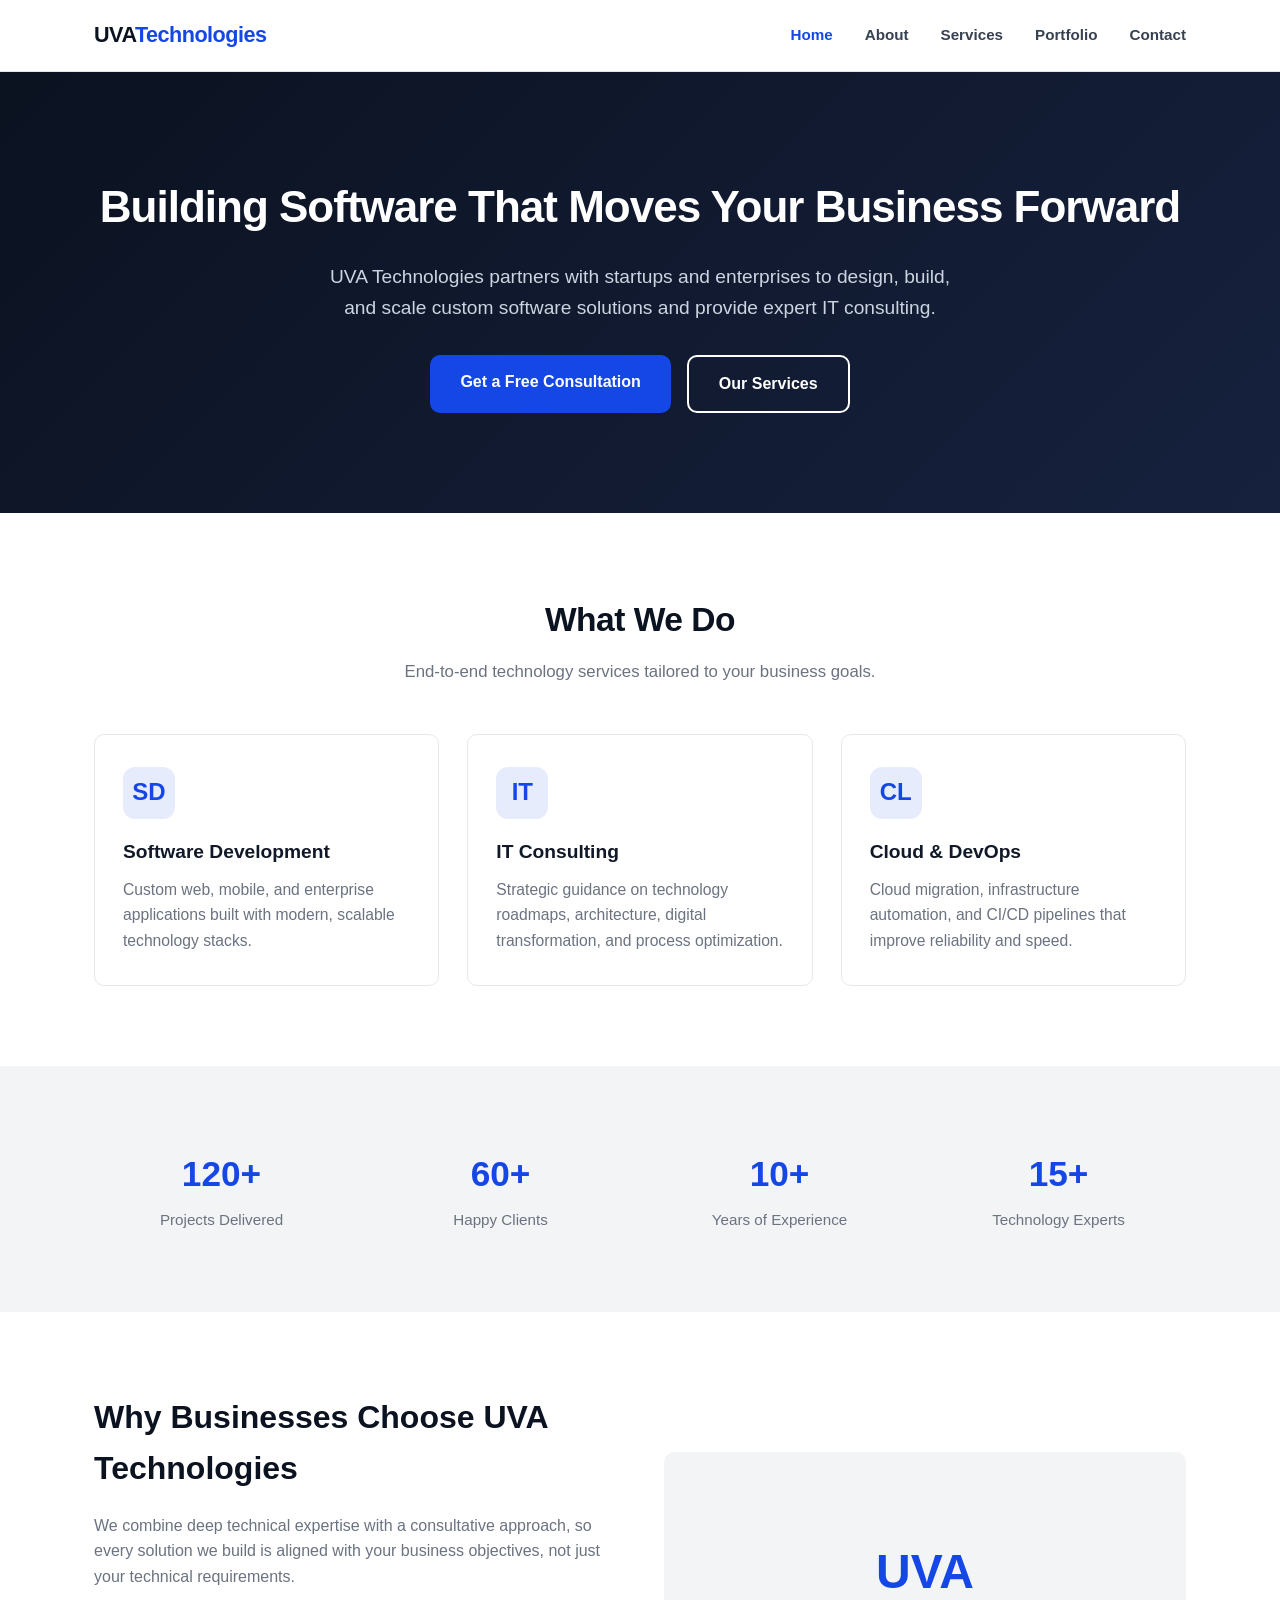
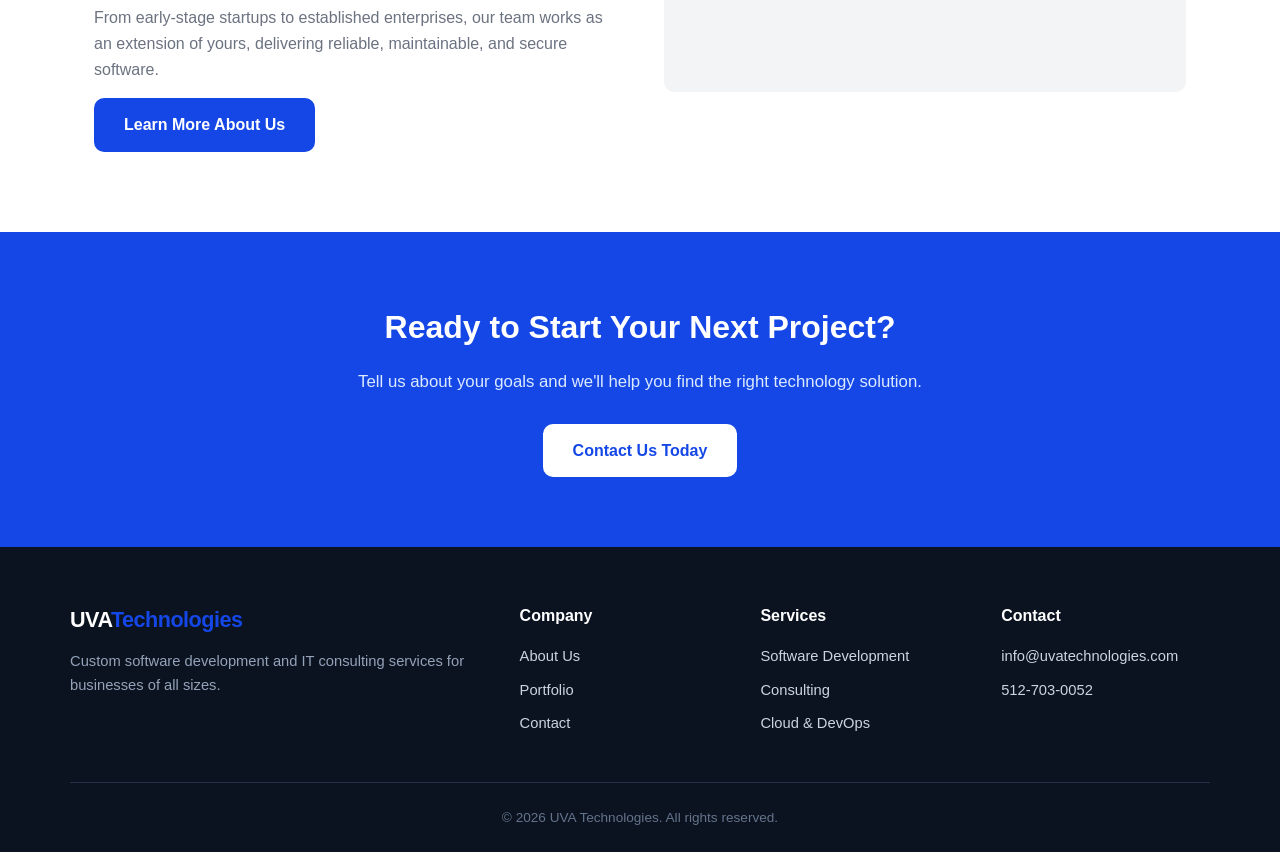
<file: index.html>
<!DOCTYPE html>
<html lang="en">
<head>
<meta charset="UTF-8">
<meta name="viewport" content="width=device-width, initial-scale=1.0">
<title>UVA Technologies | Software Development &amp; IT Consulting</title>
<meta name="description" content="UVA Technologies delivers custom software development, IT consulting, cloud, and staff augmentation services to help businesses grow.">
<link rel="stylesheet" href="style.css">
</head>
<body>

<header class="site-header">
  <div class="nav-wrap">
    <a href="index.html" class="logo">UVA<span>Technologies</span></a>
    <nav class="main-nav">
      <ul>
        <li><a href="index.html" class="active">Home</a></li>
        <li><a href="about.html">About</a></li>
        <li><a href="services.html">Services</a></li>
        <li><a href="portfolio.html">Portfolio</a></li>
        <li><a href="contact.html">Contact</a></li>
      </ul>
    </nav>
  </div>
</header>

<section class="hero">
  <div class="hero-inner">
    <h1>Building Software That Moves Your Business Forward</h1>
    <p>UVA Technologies partners with startups and enterprises to design, build, and scale custom software solutions and provide expert IT consulting.</p>
    <div class="btn-row">
      <a href="contact.html" class="btn">Get a Free Consultation</a>
      <a href="services.html" class="btn btn-outline">Our Services</a>
    </div>
  </div>
</section>

<section>
  <div class="container">
    <div class="section-title">
      <h2>What We Do</h2>
      <p>End-to-end technology services tailored to your business goals.</p>
    </div>
    <div class="grid">
      <div class="card">
        <div class="icon">SD</div>
        <h3>Software Development</h3>
        <p>Custom web, mobile, and enterprise applications built with modern, scalable technology stacks.</p>
      </div>
      <div class="card">
        <div class="icon">IT</div>
        <h3>IT Consulting</h3>
        <p>Strategic guidance on technology roadmaps, architecture, digital transformation, and process optimization.</p>
      </div>
      <div class="card">
        <div class="icon">CL</div>
        <h3>Cloud &amp; DevOps</h3>
        <p>Cloud migration, infrastructure automation, and CI/CD pipelines that improve reliability and speed.</p>
      </div>
    </div>
  </div>
</section>

<section class="bg-light">
  <div class="container">
    <div class="stats">
      <div class="stat"><h3>120+</h3><p>Projects Delivered</p></div>
      <div class="stat"><h3>60+</h3><p>Happy Clients</p></div>
      <div class="stat"><h3>10+</h3><p>Years of Experience</p></div>
      <div class="stat"><h3>15+</h3><p>Technology Experts</p></div>
    </div>
  </div>
</section>

<section>
  <div class="container two-col">
    <div>
      <h2>Why Businesses Choose UVA Technologies</h2>
      <p>We combine deep technical expertise with a consultative approach, so every solution we build is aligned with your business objectives, not just your technical requirements.</p>
      <p>From early-stage startups to established enterprises, our team works as an extension of yours, delivering reliable, maintainable, and secure software.</p>
      <a href="about.html" class="btn">Learn More About Us</a>
    </div>
    <div class="service-visual">UVA</div>
  </div>
</section>

<section class="cta">
  <h2>Ready to Start Your Next Project?</h2>
  <p>Tell us about your goals and we'll help you find the right technology solution.</p>
  <a href="contact.html" class="btn" style="background:#fff;color:var(--primary);">Contact Us Today</a>
</section>

<footer class="site-footer">
  <div class="footer-grid">
    <div class="footer-brand">
      <div class="logo" style="color:#fff;">UVA<span>Technologies</span></div>
      <p>Custom software development and IT consulting services for businesses of all sizes.</p>
    </div>
    <div>
      <h4>Company</h4>
      <ul>
        <li><a href="about.html">About Us</a></li>
        <li><a href="portfolio.html">Portfolio</a></li>
        <li><a href="contact.html">Contact</a></li>
      </ul>
    </div>
    <div>
      <h4>Services</h4>
      <ul>
        <li><a href="services.html">Software Development</a></li>
        <li><a href="services.html">Consulting</a></li>
        <li><a href="services.html">Cloud &amp; DevOps</a></li>
      </ul>
    </div>
    <div>
      <h4>Contact</h4>
      <ul>
        <li>info@uvatechnologies.com</li>
        <li>512-703-0052</li>
      </ul>
    </div>
  </div>
  <div class="footer-bottom">
    &copy; 2026 UVA Technologies. All rights reserved.
  </div>
</footer>

</body>
</html>
</file>
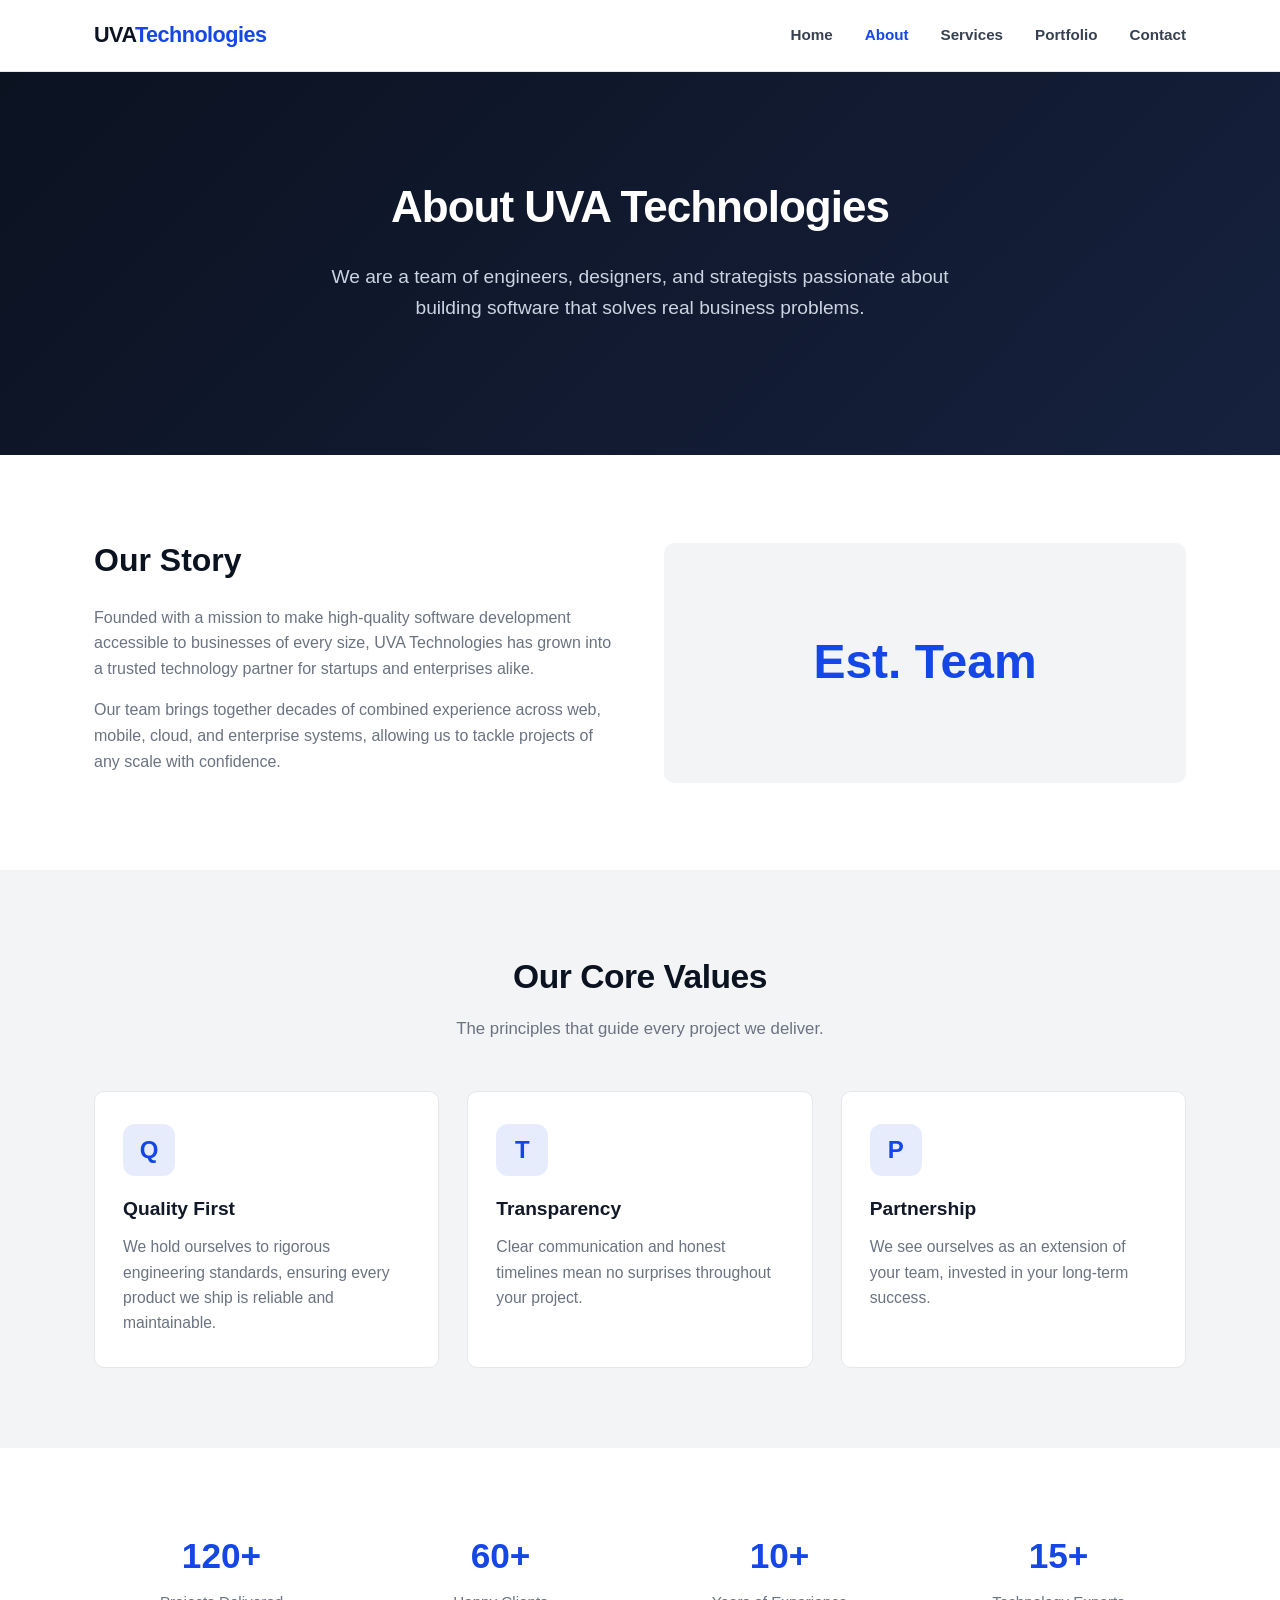
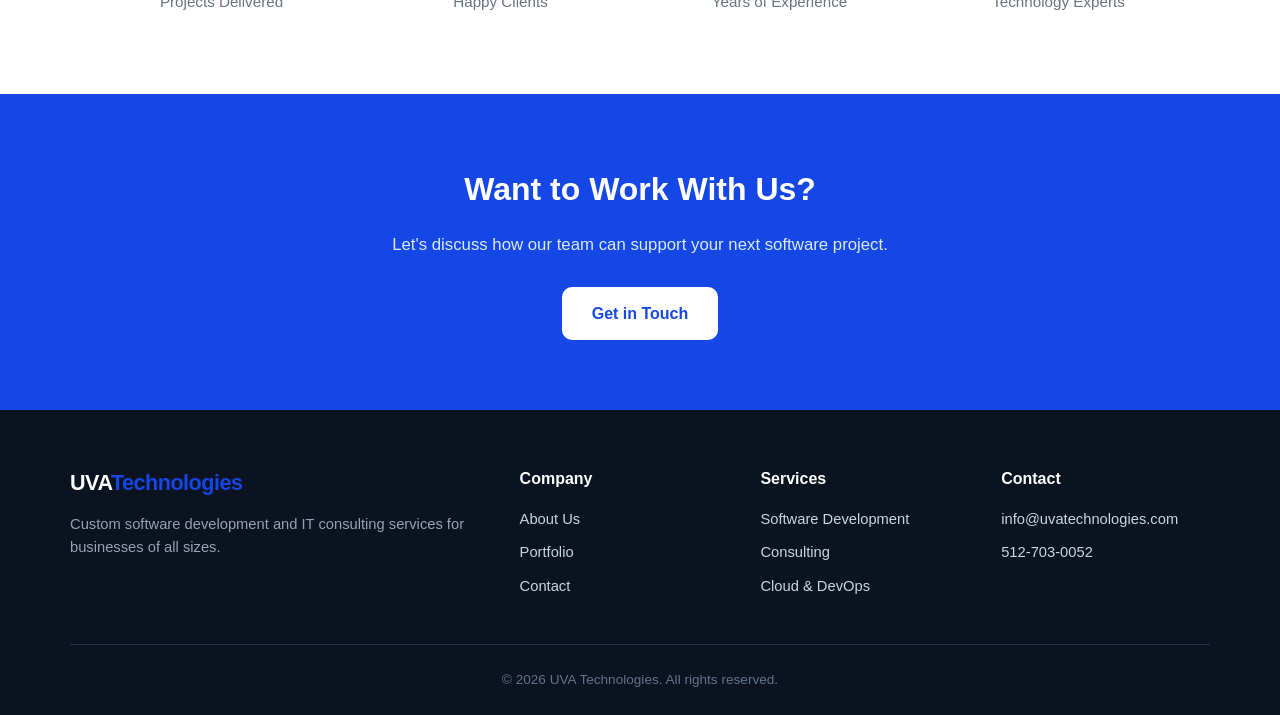
<file: about.html>
<!DOCTYPE html>
<html lang="en">
<head>
<meta charset="UTF-8">
<meta name="viewport" content="width=device-width, initial-scale=1.0">
<title>About Us | UVA Technologies</title>
<meta name="description" content="Learn about UVA Technologies, our mission, values, and the team behind our software development and IT consulting services.">
<link rel="stylesheet" href="style.css">
</head>
<body>

<header class="site-header">
  <div class="nav-wrap">
    <a href="index.html" class="logo">UVA<span>Technologies</span></a>
    <nav class="main-nav">
      <ul>
        <li><a href="index.html">Home</a></li>
        <li><a href="about.html" class="active">About</a></li>
        <li><a href="services.html">Services</a></li>
        <li><a href="portfolio.html">Portfolio</a></li>
        <li><a href="contact.html">Contact</a></li>
      </ul>
    </nav>
  </div>
</header>

<section class="hero">
  <div class="hero-inner">
    <h1>About UVA Technologies</h1>
    <p>We are a team of engineers, designers, and strategists passionate about building software that solves real business problems.</p>
  </div>
</section>

<section>
  <div class="container two-col">
    <div>
      <h2>Our Story</h2>
      <p>Founded with a mission to make high-quality software development accessible to businesses of every size, UVA Technologies has grown into a trusted technology partner for startups and enterprises alike.</p>
      <p>Our team brings together decades of combined experience across web, mobile, cloud, and enterprise systems, allowing us to tackle projects of any scale with confidence.</p>
    </div>
    <div class="service-visual">Est. Team</div>
  </div>
</section>

<section class="bg-light">
  <div class="container">
    <div class="section-title">
      <h2>Our Core Values</h2>
      <p>The principles that guide every project we deliver.</p>
    </div>
    <div class="grid">
      <div class="card">
        <div class="icon">Q</div>
        <h3>Quality First</h3>
        <p>We hold ourselves to rigorous engineering standards, ensuring every product we ship is reliable and maintainable.</p>
      </div>
      <div class="card">
        <div class="icon">T</div>
        <h3>Transparency</h3>
        <p>Clear communication and honest timelines mean no surprises throughout your project.</p>
      </div>
      <div class="card">
        <div class="icon">P</div>
        <h3>Partnership</h3>
        <p>We see ourselves as an extension of your team, invested in your long-term success.</p>
      </div>
    </div>
  </div>
</section>

<section>
  <div class="container">
    <div class="stats">
      <div class="stat"><h3>120+</h3><p>Projects Delivered</p></div>
      <div class="stat"><h3>60+</h3><p>Happy Clients</p></div>
      <div class="stat"><h3>10+</h3><p>Years of Experience</p></div>
      <div class="stat"><h3>15+</h3><p>Technology Experts</p></div>
    </div>
  </div>
</section>

<section class="cta">
  <h2>Want to Work With Us?</h2>
  <p>Let's discuss how our team can support your next software project.</p>
  <a href="contact.html" class="btn" style="background:#fff;color:var(--primary);">Get in Touch</a>
</section>

<footer class="site-footer">
  <div class="footer-grid">
    <div class="footer-brand">
      <div class="logo" style="color:#fff;">UVA<span>Technologies</span></div>
      <p>Custom software development and IT consulting services for businesses of all sizes.</p>
    </div>
    <div>
      <h4>Company</h4>
      <ul>
        <li><a href="about.html">About Us</a></li>
        <li><a href="portfolio.html">Portfolio</a></li>
        <li><a href="contact.html">Contact</a></li>
      </ul>
    </div>
    <div>
      <h4>Services</h4>
      <ul>
        <li><a href="services.html">Software Development</a></li>
        <li><a href="services.html">Consulting</a></li>
        <li><a href="services.html">Cloud &amp; DevOps</a></li>
      </ul>
    </div>
    <div>
      <h4>Contact</h4>
      <ul>
        <li>info@uvatechnologies.com</li>
        <li>512-703-0052</li>
      </ul>
    </div>
  </div>
  <div class="footer-bottom">
    &copy; 2026 UVA Technologies. All rights reserved.
  </div>
</footer>

</body>
</html>
</file>
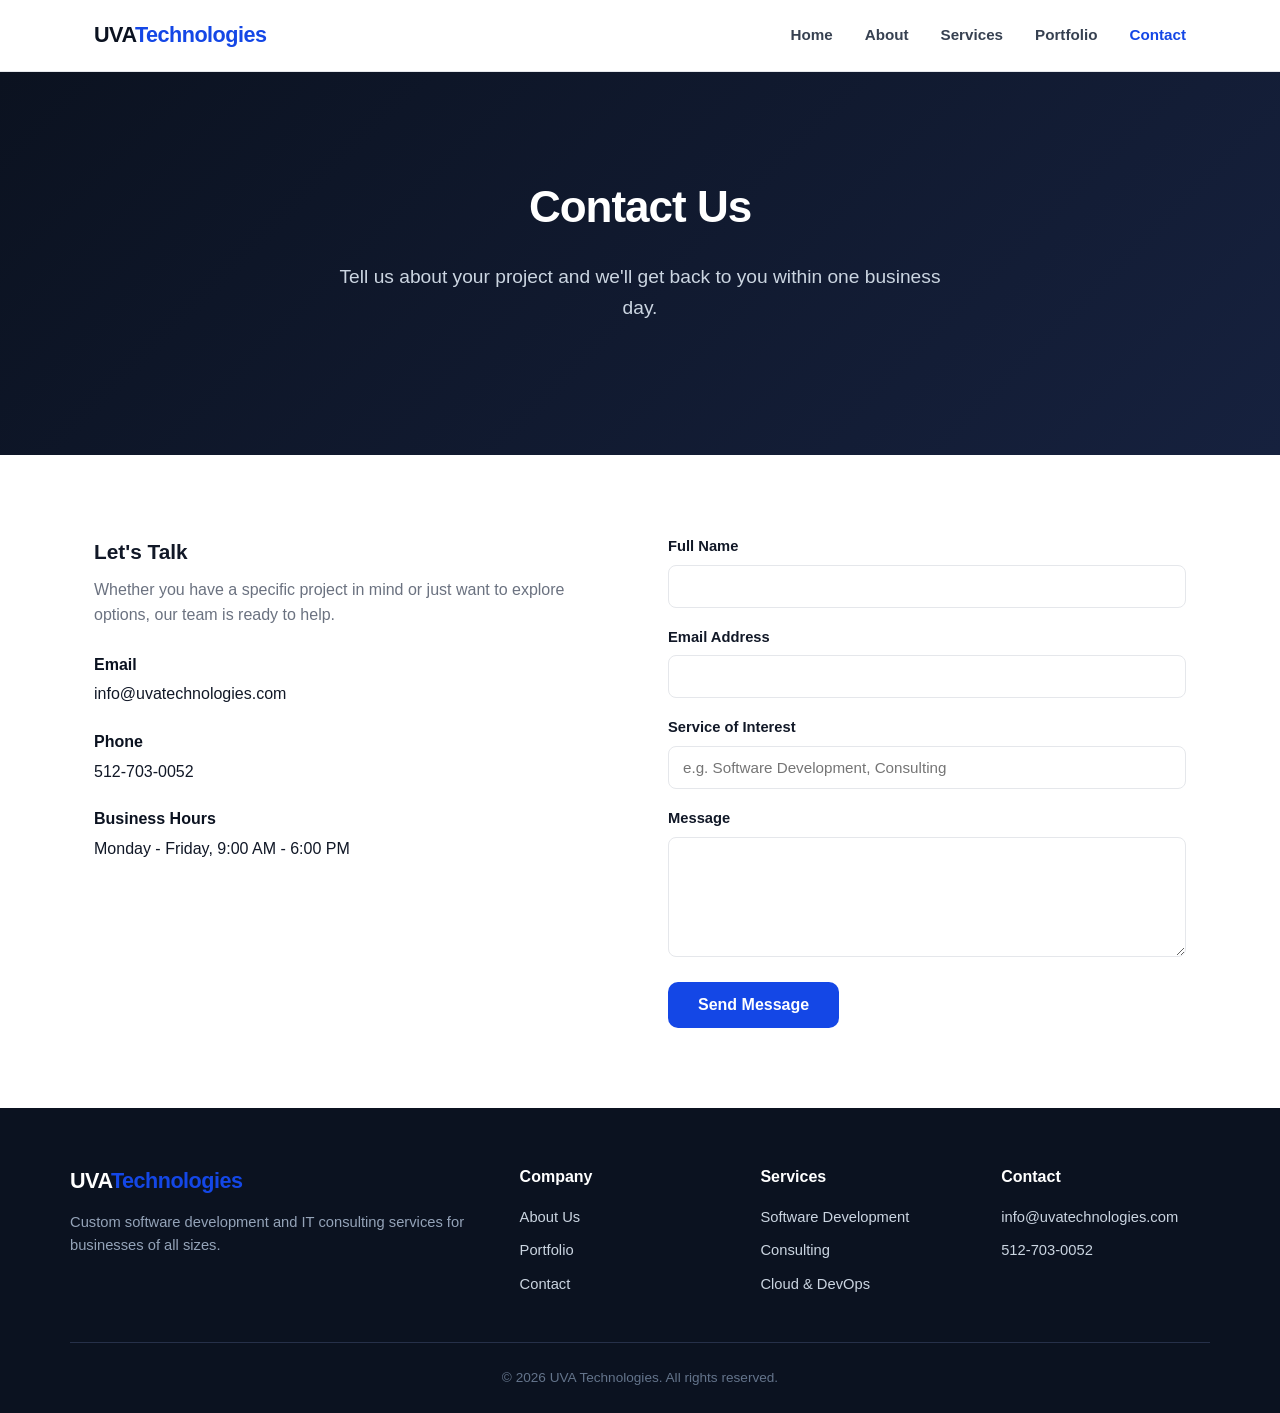
<file: contact.html>
<!DOCTYPE html>
<html lang="en">
<head>
<meta charset="UTF-8">
<meta name="viewport" content="width=device-width, initial-scale=1.0">
<title>Contact Us | UVA Technologies</title>
<meta name="description" content="Get in touch with UVA Technologies to discuss your software development or IT consulting project.">
<link rel="stylesheet" href="style.css">
</head>
<body>

<header class="site-header">
  <div class="nav-wrap">
    <a href="index.html" class="logo">UVA<span>Technologies</span></a>
    <nav class="main-nav">
      <ul>
        <li><a href="index.html">Home</a></li>
        <li><a href="about.html">About</a></li>
        <li><a href="services.html">Services</a></li>
        <li><a href="portfolio.html">Portfolio</a></li>
        <li><a href="contact.html" class="active">Contact</a></li>
      </ul>
    </nav>
  </div>
</header>

<section class="hero">
  <div class="hero-inner">
    <h1>Contact Us</h1>
    <p>Tell us about your project and we'll get back to you within one business day.</p>
  </div>
</section>

<section>
  <div class="container contact-wrap">
    <div class="contact-info">
      <h3>Let's Talk</h3>
      <p>Whether you have a specific project in mind or just want to explore options, our team is ready to help.</p>

      <div class="contact-item">
        <strong>Email</strong>
        info@uvatechnologies.com
      </div>
      <div class="contact-item">
        <strong>Phone</strong>
        512-703-0052
      </div>
      <div class="contact-item">
        <strong>Business Hours</strong>
        Monday - Friday, 9:00 AM - 6:00 PM
      </div>
    </div>

    <div>
      <form action="mailto:info@uvatechnologies.com" method="POST" enctype="text/plain">
        <div class="field">
          <label for="name">Full Name</label>
          <input type="text" id="name" name="name" required>
        </div>
        <div class="field">
          <label for="email">Email Address</label>
          <input type="email" id="email" name="email" required>
        </div>
        <div class="field">
          <label for="service">Service of Interest</label>
          <input type="text" id="service" name="service" placeholder="e.g. Software Development, Consulting">
        </div>
        <div class="field">
          <label for="message">Message</label>
          <textarea id="message" name="message" required></textarea>
        </div>
        <button type="submit" class="btn">Send Message</button>
      </form>
    </div>
  </div>
</section>

<footer class="site-footer">
  <div class="footer-grid">
    <div class="footer-brand">
      <div class="logo" style="color:#fff;">UVA<span>Technologies</span></div>
      <p>Custom software development and IT consulting services for businesses of all sizes.</p>
    </div>
    <div>
      <h4>Company</h4>
      <ul>
        <li><a href="about.html">About Us</a></li>
        <li><a href="portfolio.html">Portfolio</a></li>
        <li><a href="contact.html">Contact</a></li>
      </ul>
    </div>
    <div>
      <h4>Services</h4>
      <ul>
        <li><a href="services.html">Software Development</a></li>
        <li><a href="services.html">Consulting</a></li>
        <li><a href="services.html">Cloud &amp; DevOps</a></li>
      </ul>
    </div>
    <div>
      <h4>Contact</h4>
      <ul>
        <li>info@uvatechnologies.com</li>
        <li>512-703-0052</li>
      </ul>
    </div>
  </div>
  <div class="footer-bottom">
    &copy; 2026 UVA Technologies. All rights reserved.
  </div>
</footer>

</body>
</html>
</file>
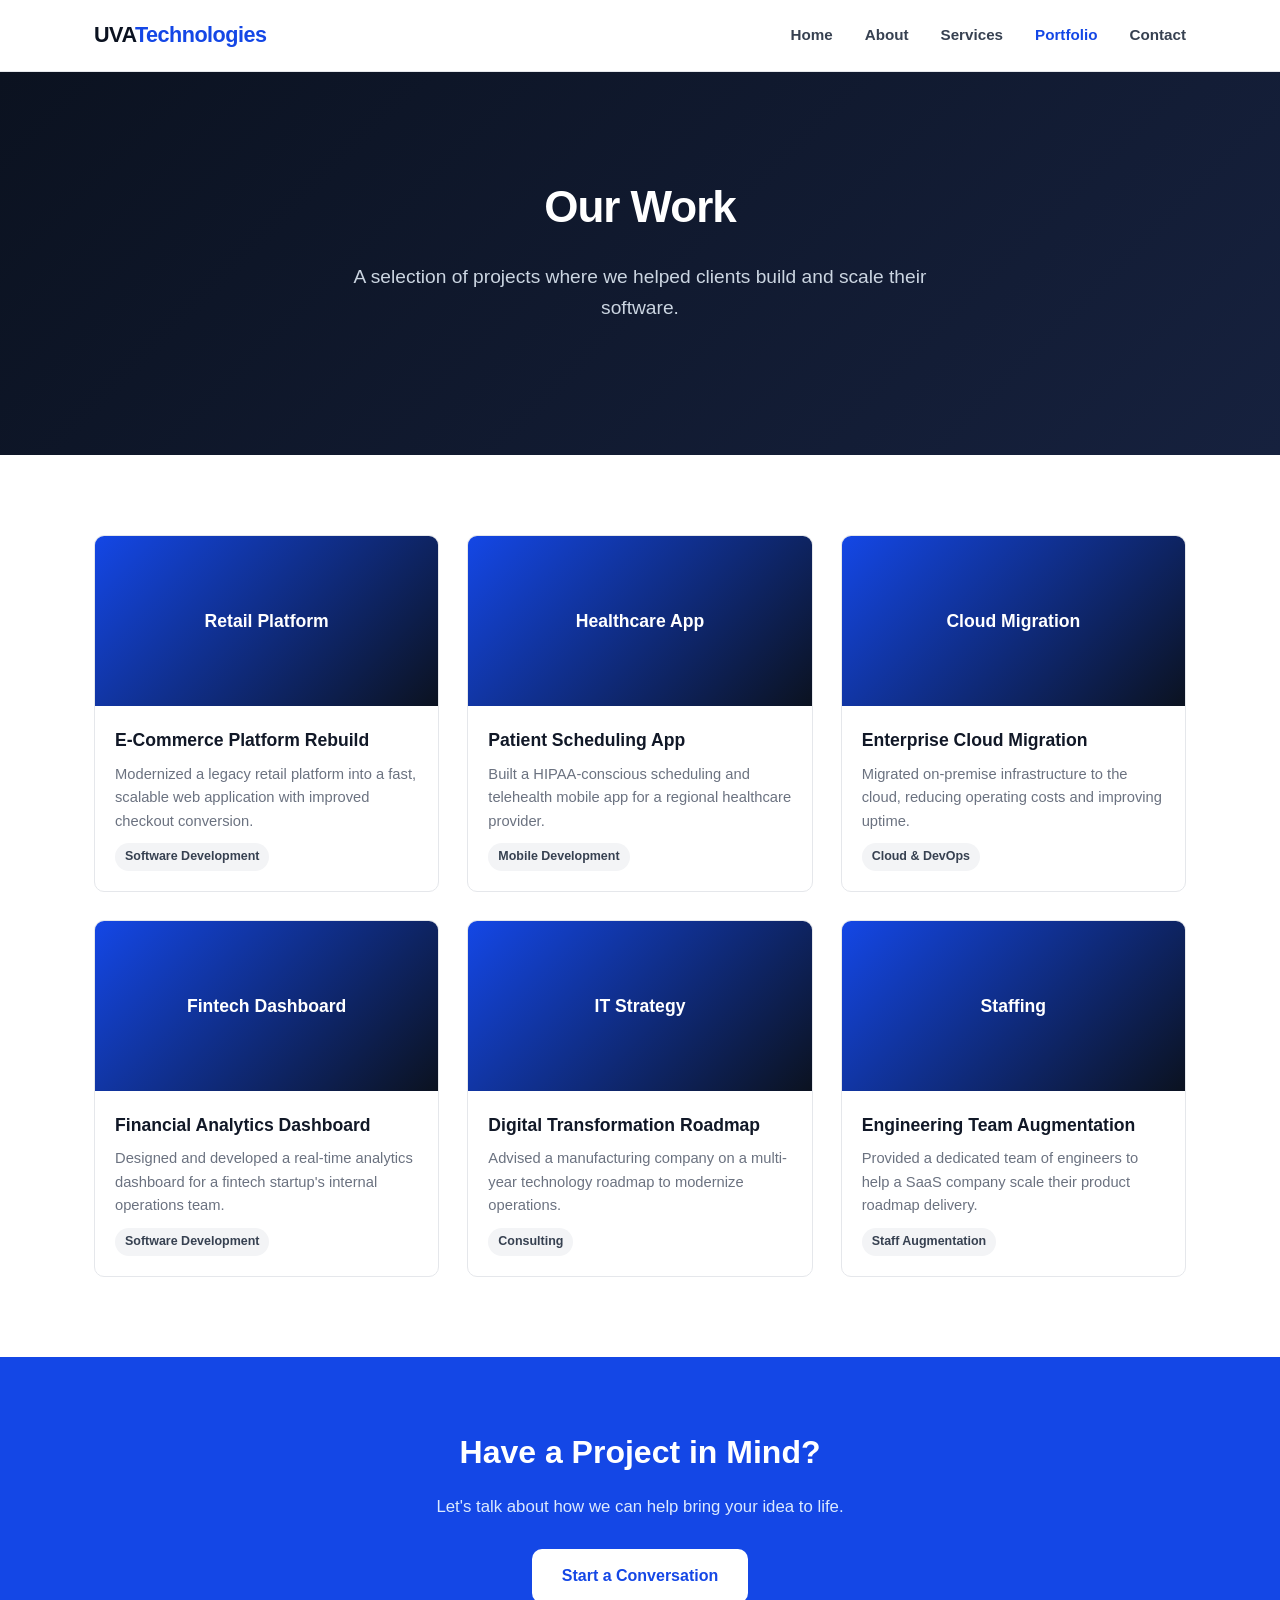
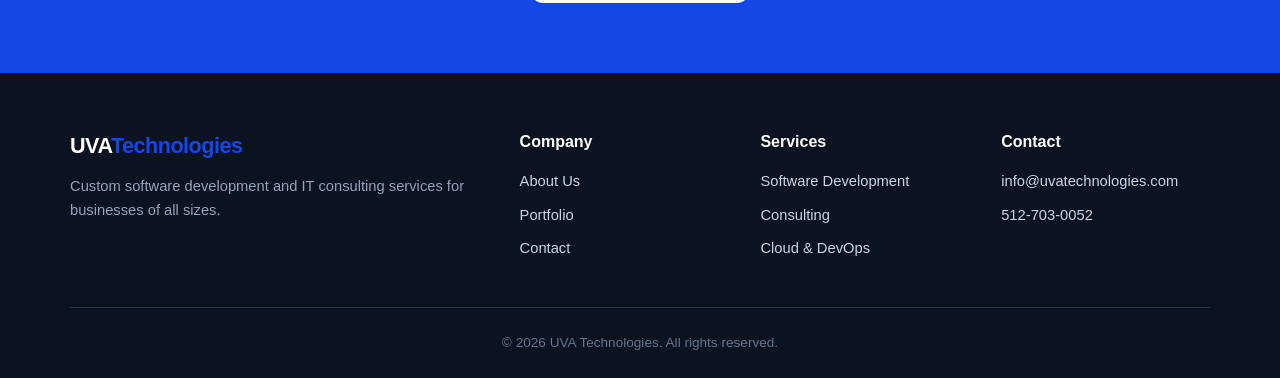
<file: portfolio.html>
<!DOCTYPE html>
<html lang="en">
<head>
<meta charset="UTF-8">
<meta name="viewport" content="width=device-width, initial-scale=1.0">
<title>Portfolio | UVA Technologies</title>
<meta name="description" content="See a selection of software development and consulting projects delivered by UVA Technologies.">
<link rel="stylesheet" href="style.css">
</head>
<body>

<header class="site-header">
  <div class="nav-wrap">
    <a href="index.html" class="logo">UVA<span>Technologies</span></a>
    <nav class="main-nav">
      <ul>
        <li><a href="index.html">Home</a></li>
        <li><a href="about.html">About</a></li>
        <li><a href="services.html">Services</a></li>
        <li><a href="portfolio.html" class="active">Portfolio</a></li>
        <li><a href="contact.html">Contact</a></li>
      </ul>
    </nav>
  </div>
</header>

<section class="hero">
  <div class="hero-inner">
    <h1>Our Work</h1>
    <p>A selection of projects where we helped clients build and scale their software.</p>
  </div>
</section>

<section>
  <div class="container">
    <div class="portfolio-grid">

      <div class="portfolio-card">
        <div class="portfolio-thumb">Retail Platform</div>
        <div class="portfolio-body">
          <h3>E-Commerce Platform Rebuild</h3>
          <p>Modernized a legacy retail platform into a fast, scalable web application with improved checkout conversion.</p>
          <span class="tag">Software Development</span>
        </div>
      </div>

      <div class="portfolio-card">
        <div class="portfolio-thumb">Healthcare App</div>
        <div class="portfolio-body">
          <h3>Patient Scheduling App</h3>
          <p>Built a HIPAA-conscious scheduling and telehealth mobile app for a regional healthcare provider.</p>
          <span class="tag">Mobile Development</span>
        </div>
      </div>

      <div class="portfolio-card">
        <div class="portfolio-thumb">Cloud Migration</div>
        <div class="portfolio-body">
          <h3>Enterprise Cloud Migration</h3>
          <p>Migrated on-premise infrastructure to the cloud, reducing operating costs and improving uptime.</p>
          <span class="tag">Cloud &amp; DevOps</span>
        </div>
      </div>

      <div class="portfolio-card">
        <div class="portfolio-thumb">Fintech Dashboard</div>
        <div class="portfolio-body">
          <h3>Financial Analytics Dashboard</h3>
          <p>Designed and developed a real-time analytics dashboard for a fintech startup's internal operations team.</p>
          <span class="tag">Software Development</span>
        </div>
      </div>

      <div class="portfolio-card">
        <div class="portfolio-thumb">IT Strategy</div>
        <div class="portfolio-body">
          <h3>Digital Transformation Roadmap</h3>
          <p>Advised a manufacturing company on a multi-year technology roadmap to modernize operations.</p>
          <span class="tag">Consulting</span>
        </div>
      </div>

      <div class="portfolio-card">
        <div class="portfolio-thumb">Staffing</div>
        <div class="portfolio-body">
          <h3>Engineering Team Augmentation</h3>
          <p>Provided a dedicated team of engineers to help a SaaS company scale their product roadmap delivery.</p>
          <span class="tag">Staff Augmentation</span>
        </div>
      </div>

    </div>
  </div>
</section>

<section class="cta">
  <h2>Have a Project in Mind?</h2>
  <p>Let's talk about how we can help bring your idea to life.</p>
  <a href="contact.html" class="btn" style="background:#fff;color:var(--primary);">Start a Conversation</a>
</section>

<footer class="site-footer">
  <div class="footer-grid">
    <div class="footer-brand">
      <div class="logo" style="color:#fff;">UVA<span>Technologies</span></div>
      <p>Custom software development and IT consulting services for businesses of all sizes.</p>
    </div>
    <div>
      <h4>Company</h4>
      <ul>
        <li><a href="about.html">About Us</a></li>
        <li><a href="portfolio.html">Portfolio</a></li>
        <li><a href="contact.html">Contact</a></li>
      </ul>
    </div>
    <div>
      <h4>Services</h4>
      <ul>
        <li><a href="services.html">Software Development</a></li>
        <li><a href="services.html">Consulting</a></li>
        <li><a href="services.html">Cloud &amp; DevOps</a></li>
      </ul>
    </div>
    <div>
      <h4>Contact</h4>
      <ul>
        <li>info@uvatechnologies.com</li>
        <li>512-703-0052</li>
      </ul>
    </div>
  </div>
  <div class="footer-bottom">
    &copy; 2026 UVA Technologies. All rights reserved.
  </div>
</footer>

</body>
</html>
</file>
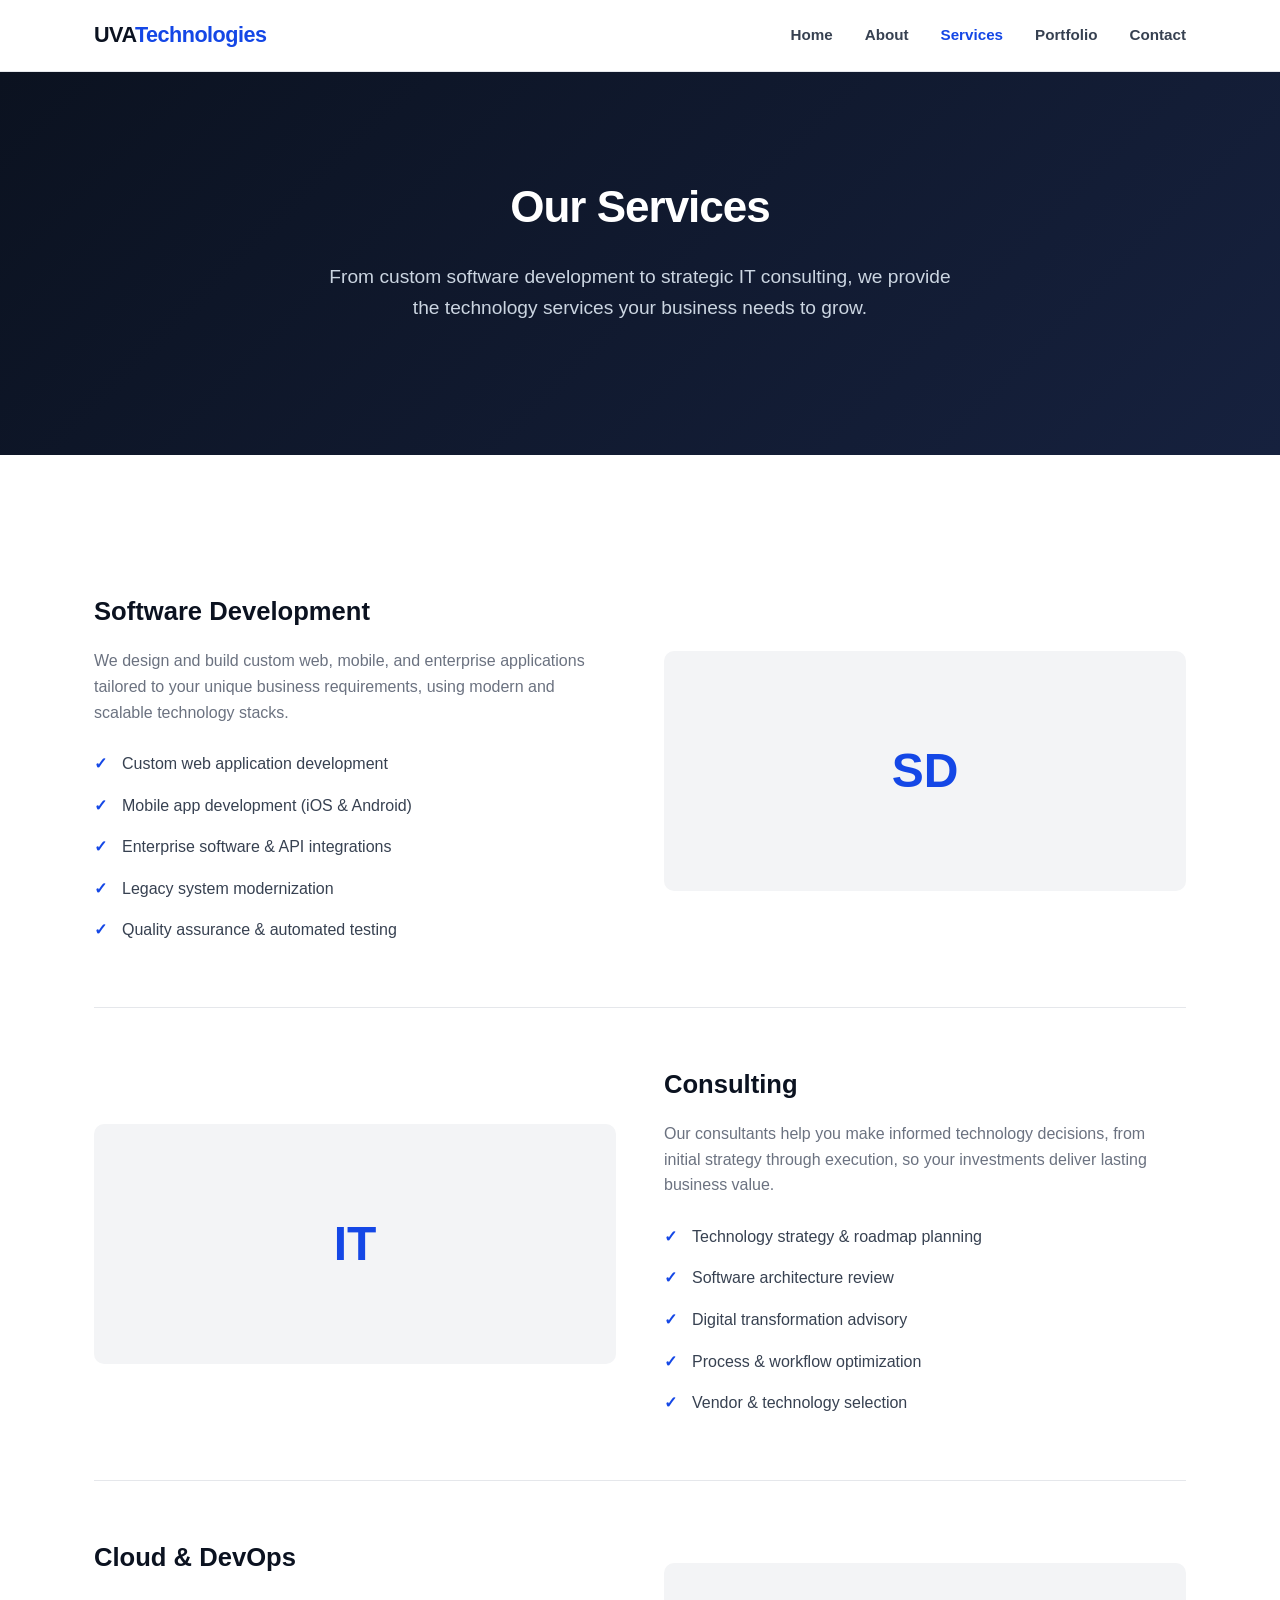
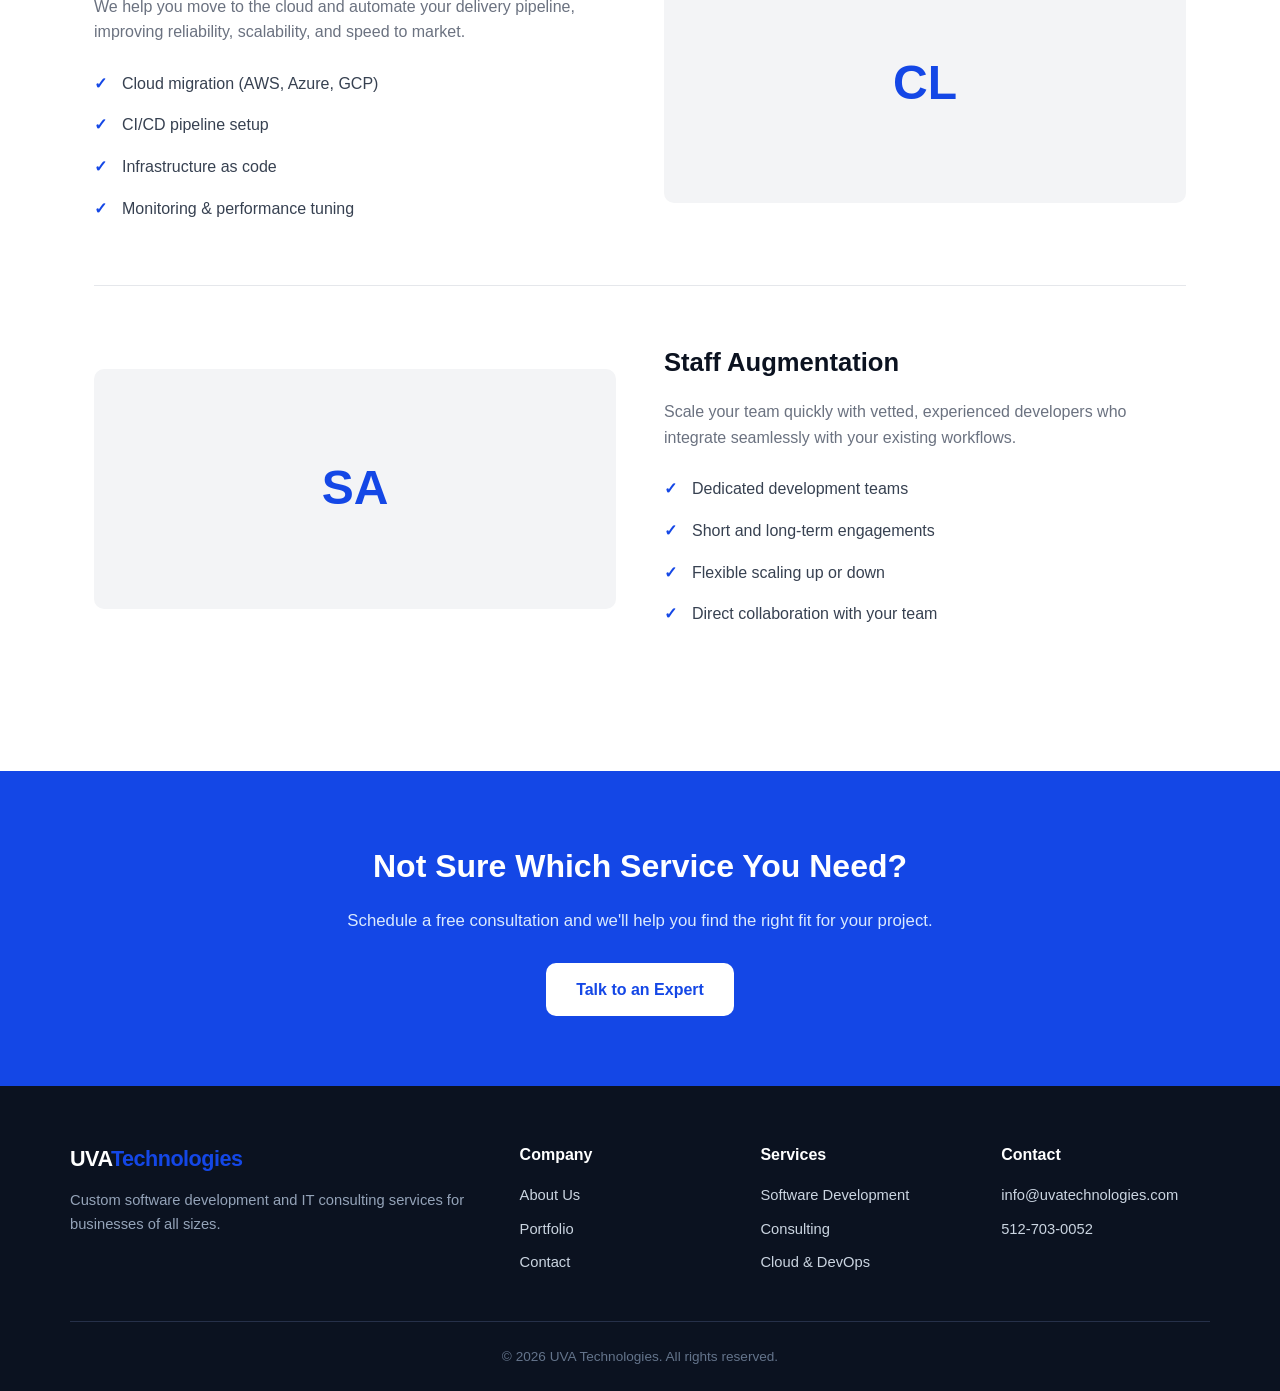
<file: services.html>
<!DOCTYPE html>
<html lang="en">
<head>
<meta charset="UTF-8">
<meta name="viewport" content="width=device-width, initial-scale=1.0">
<title>Services | UVA Technologies</title>
<meta name="description" content="Explore UVA Technologies services including software development, IT consulting, cloud & DevOps, and staff augmentation.">
<link rel="stylesheet" href="style.css">
</head>
<body>

<header class="site-header">
  <div class="nav-wrap">
    <a href="index.html" class="logo">UVA<span>Technologies</span></a>
    <nav class="main-nav">
      <ul>
        <li><a href="index.html">Home</a></li>
        <li><a href="about.html">About</a></li>
        <li><a href="services.html" class="active">Services</a></li>
        <li><a href="portfolio.html">Portfolio</a></li>
        <li><a href="contact.html">Contact</a></li>
      </ul>
    </nav>
  </div>
</header>

<section class="hero">
  <div class="hero-inner">
    <h1>Our Services</h1>
    <p>From custom software development to strategic IT consulting, we provide the technology services your business needs to grow.</p>
  </div>
</section>

<section>
  <div class="container">

    <div class="service-block">
      <div>
        <h3>Software Development</h3>
        <p>We design and build custom web, mobile, and enterprise applications tailored to your unique business requirements, using modern and scalable technology stacks.</p>
        <ul>
          <li>Custom web application development</li>
          <li>Mobile app development (iOS &amp; Android)</li>
          <li>Enterprise software &amp; API integrations</li>
          <li>Legacy system modernization</li>
          <li>Quality assurance &amp; automated testing</li>
        </ul>
      </div>
      <div class="service-visual">SD</div>
    </div>

    <div class="service-block">
      <div class="service-visual">IT</div>
      <div>
        <h3>Consulting</h3>
        <p>Our consultants help you make informed technology decisions, from initial strategy through execution, so your investments deliver lasting business value.</p>
        <ul>
          <li>Technology strategy &amp; roadmap planning</li>
          <li>Software architecture review</li>
          <li>Digital transformation advisory</li>
          <li>Process &amp; workflow optimization</li>
          <li>Vendor &amp; technology selection</li>
        </ul>
      </div>
    </div>

    <div class="service-block">
      <div>
        <h3>Cloud &amp; DevOps</h3>
        <p>We help you move to the cloud and automate your delivery pipeline, improving reliability, scalability, and speed to market.</p>
        <ul>
          <li>Cloud migration (AWS, Azure, GCP)</li>
          <li>CI/CD pipeline setup</li>
          <li>Infrastructure as code</li>
          <li>Monitoring &amp; performance tuning</li>
        </ul>
      </div>
      <div class="service-visual">CL</div>
    </div>

    <div class="service-block">
      <div class="service-visual">SA</div>
      <div>
        <h3>Staff Augmentation</h3>
        <p>Scale your team quickly with vetted, experienced developers who integrate seamlessly with your existing workflows.</p>
        <ul>
          <li>Dedicated development teams</li>
          <li>Short and long-term engagements</li>
          <li>Flexible scaling up or down</li>
          <li>Direct collaboration with your team</li>
        </ul>
      </div>
    </div>

  </div>
</section>

<section class="cta">
  <h2>Not Sure Which Service You Need?</h2>
  <p>Schedule a free consultation and we'll help you find the right fit for your project.</p>
  <a href="contact.html" class="btn" style="background:#fff;color:var(--primary);">Talk to an Expert</a>
</section>

<footer class="site-footer">
  <div class="footer-grid">
    <div class="footer-brand">
      <div class="logo" style="color:#fff;">UVA<span>Technologies</span></div>
      <p>Custom software development and IT consulting services for businesses of all sizes.</p>
    </div>
    <div>
      <h4>Company</h4>
      <ul>
        <li><a href="about.html">About Us</a></li>
        <li><a href="portfolio.html">Portfolio</a></li>
        <li><a href="contact.html">Contact</a></li>
      </ul>
    </div>
    <div>
      <h4>Services</h4>
      <ul>
        <li><a href="services.html">Software Development</a></li>
        <li><a href="services.html">Consulting</a></li>
        <li><a href="services.html">Cloud &amp; DevOps</a></li>
      </ul>
    </div>
    <div>
      <h4>Contact</h4>
      <ul>
        <li>info@uvatechnologies.com</li>
        <li>512-703-0052</li>
      </ul>
    </div>
  </div>
  <div class="footer-bottom">
    &copy; 2026 UVA Technologies. All rights reserved.
  </div>
</footer>

</body>
</html>
</file>
<file: style.css>
:root {
  --primary: #1447e6;
  --primary-dark: #0f2fb0;
  --dark: #0b1220;
  --gray-900: #111827;
  --gray-700: #374151;
  --gray-500: #6b7280;
  --gray-200: #e5e7eb;
  --gray-100: #f3f4f6;
  --light: #ffffff;
  --radius: 10px;
}

* { box-sizing: border-box; margin: 0; padding: 0; }

body {
  font-family: -apple-system, BlinkMacSystemFont, "Segoe UI", Roboto, Helvetica, Arial, sans-serif;
  color: var(--gray-900);
  background: var(--light);
  line-height: 1.6;
}

a { text-decoration: none; color: inherit; }
ul { list-style: none; }
img { max-width: 100%; display: block; }

.container {
  max-width: 1140px;
  margin: 0 auto;
  padding: 0 24px;
}

header.site-header {
  position: sticky;
  top: 0;
  background: var(--light);
  border-bottom: 1px solid var(--gray-200);
  z-index: 100;
}

.nav-wrap {
  display: flex;
  align-items: center;
  justify-content: space-between;
  padding: 18px 24px;
  max-width: 1140px;
  margin: 0 auto;
}

.logo {
  font-size: 1.35rem;
  font-weight: 800;
  color: var(--dark);
  letter-spacing: -0.5px;
}

.logo span { color: var(--primary); }

nav.main-nav ul {
  display: flex;
  gap: 32px;
}

nav.main-nav a {
  font-weight: 600;
  font-size: 0.95rem;
  color: var(--gray-700);
  transition: color 0.2s;
}

nav.main-nav a:hover,
nav.main-nav a.active {
  color: var(--primary);
}

.menu-toggle { display: none; }

.hero {
  background: linear-gradient(135deg, var(--dark) 0%, #16213e 100%);
  color: var(--light);
  padding: 100px 24px;
}

.hero-inner {
  max-width: 1140px;
  margin: 0 auto;
  text-align: center;
}

.hero h1 {
  font-size: 2.75rem;
  font-weight: 800;
  margin-bottom: 20px;
  letter-spacing: -1px;
}

.hero p {
  font-size: 1.2rem;
  color: #cbd5e1;
  max-width: 640px;
  margin: 0 auto 32px;
}

.btn {
  display: inline-block;
  padding: 14px 30px;
  background: var(--primary);
  color: #fff;
  font-weight: 700;
  border-radius: var(--radius);
  transition: background 0.2s, transform 0.2s;
  border: none;
  cursor: pointer;
  font-size: 1rem;
}

.btn:hover { background: var(--primary-dark); transform: translateY(-2px); }

.btn-outline {
  background: transparent;
  border: 2px solid var(--light);
  color: var(--light);
}

.btn-outline:hover { background: var(--light); color: var(--dark); }

.btn-row { display: flex; gap: 16px; justify-content: center; flex-wrap: wrap; }

section { padding: 80px 24px; }

.section-title {
  text-align: center;
  margin-bottom: 48px;
}

.section-title h2 {
  font-size: 2.1rem;
  font-weight: 800;
  color: var(--dark);
  letter-spacing: -0.5px;
  margin-bottom: 12px;
}

.section-title p {
  color: var(--gray-500);
  font-size: 1.05rem;
  max-width: 620px;
  margin: 0 auto;
}

.bg-light { background: var(--gray-100); }

.grid {
  display: grid;
  grid-template-columns: repeat(3, 1fr);
  gap: 28px;
}

.card {
  background: var(--light);
  border: 1px solid var(--gray-200);
  border-radius: var(--radius);
  padding: 32px 28px;
  transition: box-shadow 0.2s, transform 0.2s;
}

.card:hover { box-shadow: 0 12px 28px rgba(15,23,42,0.08); transform: translateY(-4px); }

.card .icon {
  width: 52px;
  height: 52px;
  border-radius: 12px;
  background: rgba(20,71,230,0.1);
  color: var(--primary);
  display: flex;
  align-items: center;
  justify-content: center;
  font-size: 1.5rem;
  font-weight: 800;
  margin-bottom: 18px;
}

.card h3 { font-size: 1.2rem; margin-bottom: 10px; font-weight: 700; }
.card p { color: var(--gray-500); font-size: 0.98rem; }

.service-block {
  display: grid;
  grid-template-columns: 1fr 1fr;
  gap: 48px;
  align-items: center;
  padding: 56px 0;
  border-bottom: 1px solid var(--gray-200);
}

.service-block:last-child { border-bottom: none; }

.service-block h3 {
  font-size: 1.6rem;
  font-weight: 800;
  margin-bottom: 16px;
  color: var(--dark);
}

.service-block p { color: var(--gray-500); margin-bottom: 18px; }

.service-block ul li {
  padding: 8px 0 8px 28px;
  position: relative;
  color: var(--gray-700);
}

.service-block ul li::before {
  content: "\2713";
  position: absolute;
  left: 0;
  color: var(--primary);
  font-weight: 800;
}

.service-visual {
  background: var(--gray-100);
  border-radius: var(--radius);
  height: 240px;
  display: flex;
  align-items: center;
  justify-content: center;
  font-size: 3rem;
  color: var(--primary);
  font-weight: 800;
}

.stats {
  display: grid;
  grid-template-columns: repeat(4, 1fr);
  gap: 24px;
  text-align: center;
}

.stats .stat h3 { font-size: 2.2rem; color: var(--primary); font-weight: 800; }
.stats .stat p { color: var(--gray-500); font-size: 0.95rem; margin-top: 6px; }

.two-col {
  display: grid;
  grid-template-columns: 1fr 1fr;
  gap: 48px;
  align-items: center;
}

.two-col h2 { font-size: 2rem; font-weight: 800; margin-bottom: 18px; color: var(--dark); }
.two-col p { color: var(--gray-500); margin-bottom: 16px; }

.portfolio-grid {
  display: grid;
  grid-template-columns: repeat(3, 1fr);
  gap: 28px;
}

.portfolio-card {
  border-radius: var(--radius);
  overflow: hidden;
  border: 1px solid var(--gray-200);
}

.portfolio-thumb {
  height: 170px;
  background: linear-gradient(135deg, var(--primary), var(--dark));
  display: flex;
  align-items: center;
  justify-content: center;
  color: #fff;
  font-weight: 800;
  font-size: 1.1rem;
}

.portfolio-body { padding: 20px; }
.portfolio-body h3 { font-size: 1.1rem; margin-bottom: 8px; }
.portfolio-body p { color: var(--gray-500); font-size: 0.92rem; }
.tag {
  display: inline-block;
  background: var(--gray-100);
  color: var(--gray-700);
  font-size: 0.78rem;
  font-weight: 700;
  padding: 4px 10px;
  border-radius: 999px;
  margin-top: 10px;
}

.cta {
  background: var(--primary);
  color: #fff;
  text-align: center;
  padding: 70px 24px;
}
.cta h2 { font-size: 2rem; font-weight: 800; margin-bottom: 16px; }
.cta p { color: #dbeafe; margin-bottom: 28px; font-size: 1.05rem; }

.contact-wrap {
  display: grid;
  grid-template-columns: 1fr 1fr;
  gap: 56px;
}

.contact-info h3 { font-size: 1.3rem; margin-bottom: 8px; font-weight: 700; }
.contact-info p { color: var(--gray-500); margin-bottom: 24px; }
.contact-item { margin-bottom: 22px; }
.contact-item strong { display: block; color: var(--dark); margin-bottom: 4px; }

form .field { margin-bottom: 18px; }
form label { display: block; font-weight: 600; margin-bottom: 6px; font-size: 0.92rem; }
form input, form textarea {
  width: 100%;
  padding: 12px 14px;
  border: 1px solid var(--gray-200);
  border-radius: 8px;
  font-size: 0.95rem;
  font-family: inherit;
}
form textarea { resize: vertical; min-height: 120px; }

footer.site-footer {
  background: var(--dark);
  color: #cbd5e1;
  padding: 56px 24px 24px;
}

.footer-grid {
  max-width: 1140px;
  margin: 0 auto;
  display: grid;
  grid-template-columns: 2fr 1fr 1fr 1fr;
  gap: 32px;
  padding-bottom: 36px;
  border-bottom: 1px solid #263049;
}

.footer-grid h4 { color: #fff; margin-bottom: 16px; font-size: 1rem; }
.footer-grid ul li { margin-bottom: 10px; font-size: 0.92rem; }
.footer-grid ul li a:hover { color: #fff; }
.footer-brand p { font-size: 0.92rem; color: #94a3b8; margin-top: 12px; }

.footer-bottom {
  max-width: 1140px;
  margin: 0 auto;
  padding-top: 24px;
  text-align: center;
  font-size: 0.85rem;
  color: #64748b;
}

@media (max-width: 860px) {
  nav.main-nav ul { display: none; }
  .grid, .portfolio-grid { grid-template-columns: 1fr 1fr; }
  .service-block, .two-col, .contact-wrap { grid-template-columns: 1fr; }
  .stats { grid-template-columns: 1fr 1fr; }
  .footer-grid { grid-template-columns: 1fr 1fr; }
  .hero h1 { font-size: 2.1rem; }
}

@media (max-width: 560px) {
  .grid, .portfolio-grid { grid-template-columns: 1fr; }
  .stats { grid-template-columns: 1fr; }
  .footer-grid { grid-template-columns: 1fr; }
}
</file>
